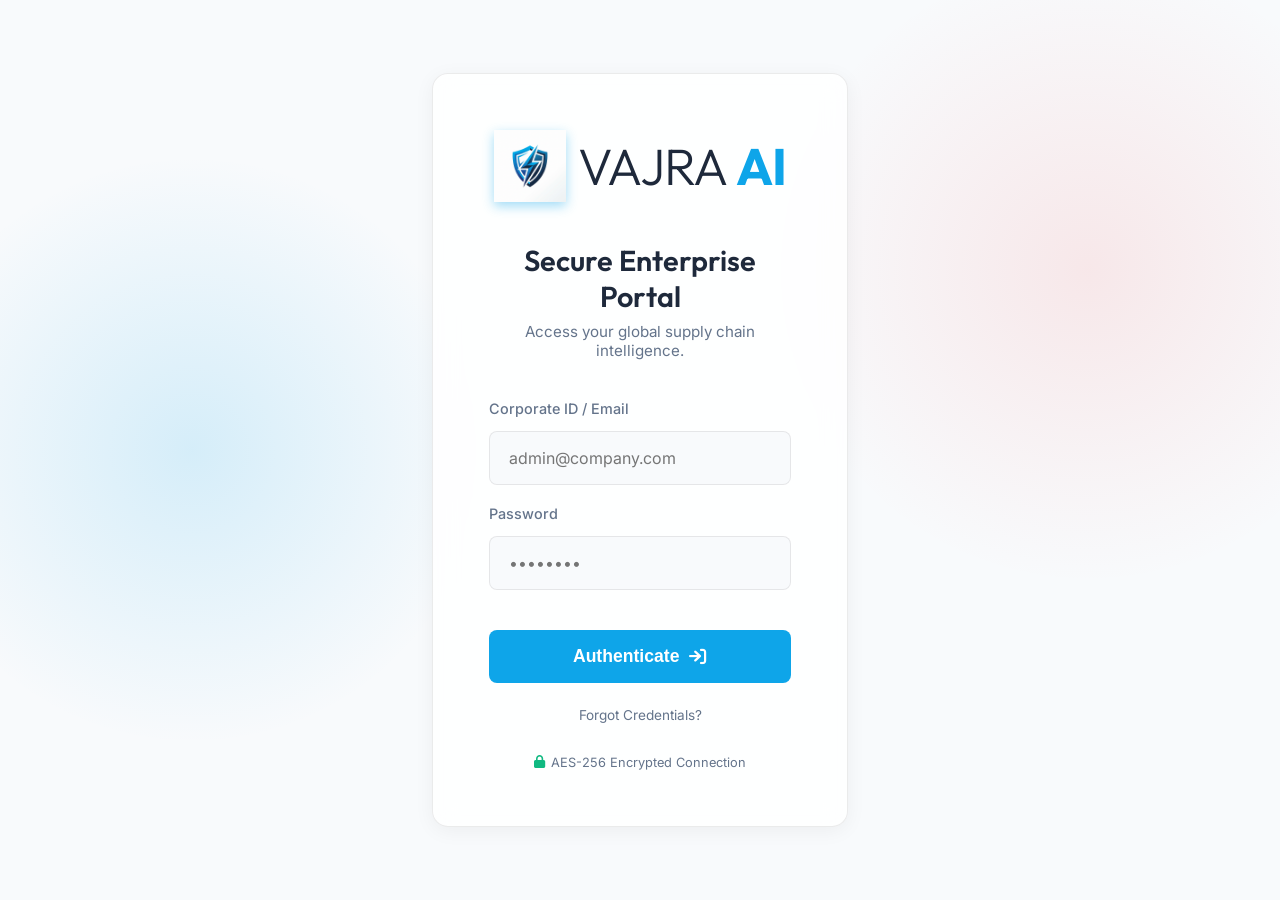
<file: vajrax7/frontend/index.html>
<!DOCTYPE html>
<html lang="en">

<head>
    <meta charset="UTF-8">
    <meta name="viewport" content="width=device-width, initial-scale=1.0">
    <title>VAJRA AI | Corporate Secure Login</title>

    <link rel="preconnect" href="https://fonts.googleapis.com">
    <link rel="preconnect" href="https://fonts.gstatic.com" crossorigin>
    <link
        href="https://fonts.googleapis.com/css2?family=Outfit:wght@300;400;600;700&family=Inter:wght@400;500;600&display=swap"
        rel="stylesheet">
    <link rel="stylesheet" href="https://cdnjs.cloudflare.com/ajax/libs/font-awesome/6.4.0/css/all.min.css">
    
    <link rel="stylesheet" href="index.css">

    <style>
        body.login-body {
            background-color: var(--bg-color-main);
            background-image: 
                radial-gradient(circle at 15% 50%, rgba(14, 165, 233, 0.15), transparent 25%),
                radial-gradient(circle at 85% 30%, rgba(239, 68, 68, 0.1), transparent 25%);
            display: flex;
            align-items: center;
            justify-content: center;
            min-height: 100vh;
            margin: 0;
        }

        .login-wrapper {
            width: 100%;
            max-width: 480px;
            padding: 2rem;
            animation: fadeIn 0.8s ease forwards;
        }

        .login-card {
            padding: 3.5rem;
            text-align: center;
        }

        .login-card .logo {
            justify-content: center;
            font-size: 2.2rem;
            margin-bottom: 2rem;
        }

        .login-card h2 {
            font-size: 1.8rem;
            margin-bottom: 0.5rem;
            font-family: 'Outfit', sans-serif;
            color: var(--text-primary);
        }

        .login-card p {
            color: var(--text-secondary);
            margin-bottom: 2.5rem;
            font-size: 0.95rem;
        }

        .login-form {
            text-align: left;
        }

        .login-form label {
            margin-top: 1.2rem;
            font-size: 0.9rem;
            color: var(--text-secondary);
        }

        .login-form input {
            width: 100%;
            margin-top: 0.5rem;
            padding: 1rem 1.2rem;
            background: #f8fafc;
            border: 1px solid var(--glass-border);
            border-radius: 8px;
            color: var(--text-primary);
            font-size: 1rem;
            transition: var(--transition);
        }

        .login-form input:focus {
            outline: none;
            border-color: var(--accent-color);
            box-shadow: 0 0 0 3px rgba(14, 165, 233, 0.2);
            background: #ffffff;
        }

        .login-btn {
            width: 100%;
            margin-top: 2.5rem;
            justify-content: center;
            font-size: 1.1rem;
            padding: 1rem;
        }

        .forgot-password {
            display: block;
            text-align: center;
            margin-top: 1.5rem;
            color: var(--text-secondary);
            font-size: 0.85rem;
            text-decoration: none;
            transition: var(--transition);
        }

        .forgot-password:hover {
            color: var(--accent-color);
            text-decoration: underline;
        }

        .security-badge {
            margin-top: 2rem;
            font-size: 0.8rem;
            color: var(--text-secondary);
            display: flex;
            align-items: center;
            justify-content: center;
            gap: 0.4rem;
        }

        .security-badge i {
            color: var(--status-preventive);
        }
    </style>
</head>

<body class="dark-theme login-body">

    <div class="login-wrapper">
        <div class="glass-panel login-card">
            <div class="logo" style="display: flex; align-items: center; justify-content: center; margin-bottom: 2.5rem; gap: 0.8rem;">
                <img src="logo.png" alt="VAJRA AI Logo" style="height: 72px; width: auto; object-fit: contain; filter: drop-shadow(0 4px 6px rgba(14, 165, 233, 0.4));">
                <span style="font-size: 3.2rem; font-weight: 300; letter-spacing: -1px; color: var(--text-primary);">VAJRA <strong style="color: var(--accent-color); font-weight: 700;">AI</strong></span>
            </div>
            
            <h2>Secure Enterprise Portal</h2>
            <p>Access your global supply chain intelligence.</p>

            <form class="login-form" onsubmit="event.preventDefault(); window.location.href='suppliers.html';">
                <label>Corporate ID / Email</label>
                <input type="email" placeholder="admin@company.com" required>

                <label>Password</label>
                <input type="password" placeholder="••••••••" required>

                <button type="submit" class="btn-primary login-btn">
                    Authenticate <i class="fa-solid fa-arrow-right-to-bracket"></i>
                </button>
            </form>

            <a href="#" class="forgot-password">Forgot Credentials?</a>
            
            <div class="security-badge">
                <i class="fa-solid fa-lock"></i> AES-256 Encrypted Connection
            </div>
        </div>
    </div>

</body>
</html>
</file>
<file: vajrax7/frontend/index.css>
/* --- CSS Variables & Theming --- */
:root {
    --bg-color-main: #f8fafc; /* Professional light background */
    --bg-color-secondary: #ffffff;
    --accent-color: #0ea5e9; /* Professional bright blue */
    --accent-hover: #0284c7;

    --text-primary: #1e293b; /* Dark slate text */
    --text-secondary: #64748b; /* Medium slate text */

    /* Status Colors */
    --status-critical: #ef4444; /* bright red */
    --status-moderate: #f59e0b; /* bright amber */
    --status-preventive: #10b981; /* bright emerald */
    --status-normal: #3b82f6; /* bright blue */

    --glass-bg: rgba(255, 255, 255, 0.85); /* Light glass */
    --glass-border: rgba(0, 0, 0, 0.08); /* Dark glass border */
    --glass-shadow: 0 4px 20px 0 rgba(0, 0, 0, 0.05);

    --transition: all 0.3s cubic-bezier(0.25, 0.8, 0.25, 1);
}

/* --- Global Reset --- */
* {
    margin: 0;
    padding: 0;
    box-sizing: border-box;
}

body {
    font-family: 'Inter', sans-serif;
    background-color: var(--bg-color-main);
    color: var(--text-primary);
    min-height: 100vh;
    overflow-x: hidden;
    background-image:
        radial-gradient(circle at 15% 50%, rgba(14, 165, 233, 0.1), transparent 25%),
        radial-gradient(circle at 85% 30%, rgba(239, 68, 68, 0.05), transparent 25%);
}

h1,
h2,
h3,
h4 {
    font-family: 'Outfit', sans-serif;
}

/* --- Navbar --- */
.navbar {
    display: flex;
    justify-content: space-between;
    align-items: center;
    padding: 1.2rem 4rem;
    background-color: var(--bg-color-secondary);
    border-bottom: 1px solid var(--glass-border);
    position: sticky;
    top: 0;
    z-index: 100;
}

.logo {
    display: flex;
    align-items: center;
    gap: 0.8rem;
    font-size: 1.5rem;
    font-weight: 300;
    font-family: 'Outfit', sans-serif;
}

.logo i {
    color: var(--accent-color);
}

.nav-links {
    display: flex;
    gap: 2rem;
}

.nav-links a {
    color: var(--text-secondary);
    text-decoration: none;
    font-size: 0.95rem;
    font-weight: 500;
    transition: var(--transition);
}

.nav-links a:hover,
.nav-links a.active {
    color: var(--text-primary);
}

.user-profile img {
    border-radius: 50%;
    width: 36px;
    height: 36px;
    border: 2px solid var(--glass-border);
}

/* --- Main Structure --- */
.dashboard-container {
    max-width: 1400px;
    margin: 0 auto;
    padding: 3rem 2rem;
}

.dashboard-header {
    margin-bottom: 2.5rem;
}

.dashboard-header h1 {
    font-size: 2.5rem;
    font-weight: 400;
    margin-bottom: 0.5rem;
}

.dashboard-header h1 span {
    font-weight: 700;
    background: linear-gradient(90deg, var(--accent-color), #21d5c2);
    -webkit-background-clip: text;
    background-clip: text;
    -webkit-text-fill-color: transparent;
}

.dashboard-header p {
    color: var(--text-secondary);
    font-size: 1.1rem;
}

/* --- Glassmorphism Utils --- */
.glass-panel {
    background: var(--glass-bg);
    backdrop-filter: blur(12px);
    -webkit-backdrop-filter: blur(12px);
    border: 1px solid var(--glass-border);
    border-radius: 16px;
    padding: 2rem;
    box-shadow: var(--glass-shadow);
    transition: var(--transition);
}

.glass-panel:hover {
    border-color: rgba(0, 0, 0, 0.15);
}

.glass-panel h2 {
    font-size: 1.4rem;
    font-weight: 600;
    margin-bottom: 1.5rem;
    display: flex;
    align-items: center;
    gap: 0.5rem;
    color: var(--text-primary);
}

.glass-panel h2 i {
    color: var(--accent-color);
}

/* --- Form --- */
.form-grid {
    display: grid;
    grid-template-columns: 1fr 1fr;
    gap: 2.5rem;
}

.input-group h3 {
    margin-bottom: 1.2rem;
    font-size: 1.1rem;
    color: var(--text-secondary);
    border-bottom: 1px solid var(--glass-border);
    padding-bottom: 0.5rem;
}

label {
    display: block;
    font-size: 0.85rem;
    font-weight: 500;
    margin-bottom: 0.4rem;
    margin-top: 1.2rem;
    color: var(--text-secondary);
}

input {
    width: 100%;
    padding: 0.8rem 1rem;
    background-color: #ffffff;
    border: 1px solid var(--glass-border);
    border-radius: 8px;
    color: var(--text-primary);
    font-size: 1rem;
    font-family: 'Inter', sans-serif;
    transition: var(--transition);
}

input:focus {
    outline: none;
    border-color: var(--accent-color);
    box-shadow: 0 0 0 3px rgba(11, 147, 246, 0.2);
}

.btn-primary {
    background-color: var(--accent-color);
    color: white;
    border: none;
    padding: 1rem 2rem;
    font-size: 1rem;
    font-weight: 600;
    border-radius: 8px;
    cursor: pointer;
    margin-top: 2rem;
    display: inline-flex;
    align-items: center;
    gap: 0.6rem;
    transition: var(--transition);
}

.btn-primary:hover {
    background-color: var(--accent-hover);
    transform: translateY(-2px);
    box-shadow: 0 4px 12px rgba(11, 147, 246, 0.4);
}

/* --- Results --- */
.hidden {
    display: none !important;
}

.results-section {
    margin-top: 4rem;
    animation: fadeIn 0.8s ease forwards;
}

@keyframes fadeIn {
    from {
        opacity: 0;
        transform: translateY(20px);
    }

    to {
        opacity: 1;
        transform: translateY(0);
    }
}

.alert-banner {
    padding: 1.5rem 2rem;
    border-radius: 12px;
    display: flex;
    align-items: center;
    gap: 1.5rem;
    margin-bottom: 2rem;
    border-left: 6px solid var(--glass-border);
    background: #ffffff;
    box-shadow: var(--glass-shadow);
}

.alert-banner i {
    font-size: 2.5rem;
}

.alert-banner h2 {
    font-size: 1.8rem;
    margin-bottom: 0.3rem;
    font-family: 'Outfit', sans-serif;
}

.alert-banner p {
    color: var(--text-secondary);
    font-size: 1rem;
}

/* Thematic Alerts */
.critical {
    border-left-color: var(--status-critical);
    background: linear-gradient(90deg, rgba(255, 77, 79, 0.15) 0%, rgba(255, 77, 79, 0.05) 100%);
}

.critical i,
.critical h2 {
    color: var(--status-critical);
}

.moderate {
    border-left-color: var(--status-moderate);
    background: linear-gradient(90deg, rgba(250, 173, 20, 0.15) 0%, rgba(250, 173, 20, 0.05) 100%);
}

.moderate i,
.moderate h2 {
    color: var(--status-moderate);
}

.preventive {
    border-left-color: var(--status-preventive);
    background: linear-gradient(90deg, rgba(30, 185, 128, 0.15) 0%, rgba(30, 185, 128, 0.05) 100%);
}

.preventive i,
.preventive h2 {
    color: var(--status-preventive);
}

.normal {
    border-left-color: var(--status-normal);
    background: linear-gradient(90deg, rgba(24, 144, 255, 0.15) 0%, rgba(24, 144, 255, 0.05) 100%);
}

.normal i,
.normal h2 {
    color: var(--status-normal);
}

/* Grid Cards */
.results-grid {
    display: grid;
    grid-template-columns: repeat(3, 1fr);
    gap: 2rem;
    margin-bottom: 2rem;
}

.result-card {
    text-align: center;
    padding: 3rem 2rem;
    position: relative;
    overflow: hidden;
}

.result-card::before {
    content: '';
    position: absolute;
    top: 0;
    left: 0;
    width: 100%;
    height: 4px;
    background: var(--glass-border);
}

.result-card h3 {
    color: var(--text-secondary);
    font-size: 1.1rem;
    font-weight: 500;
    margin-bottom: 1.5rem;
}

.stat-value {
    font-size: 3.5rem;
    font-weight: 700;
    font-family: 'Outfit', sans-serif;
    line-height: 1;
    margin-bottom: 0.5rem;
}

.stat-label {
    font-size: 0.9rem;
    color: var(--text-secondary);
    margin-bottom: 1.5rem;
}

.badge {
    display: inline-block;
    padding: 0.4rem 1.2rem;
    border-radius: 20px;
    font-size: 0.85rem;
    font-weight: 600;
    letter-spacing: 0.5px;
    background: var(--text-primary);
    color: white;
}

.stat-group {
    display: flex;
    justify-content: space-around;
    padding-top: 1rem;
}

.stat-group div {
    display: flex;
    flex-direction: column;
    gap: 0.8rem;
}

.small-label {
    font-size: 0.85rem;
    color: var(--text-secondary);
}

.small-val {
    font-size: 2rem;
    font-weight: 600;
    color: var(--text-primary);
}

/* Specific Cards */
.predictive::before {
    background: linear-gradient(90deg, #ff9a9e 0%, #fecfef 99%, #fecfef 100%);
}

.exposure::before {
    background: linear-gradient(120deg, #84fab0 0%, #8fd3f4 100%);
}

.integration::before {
    background: linear-gradient(to right, #fa709a 0%, #fee140 100%);
}

/* Charts Area */
.charts-grid {
    display: grid;
    grid-template-columns: 1fr 1fr;
    gap: 2rem;
    margin-bottom: 2rem;
}

.chart-container h3 {
    margin-bottom: 1.5rem;
    font-size: 1.1rem;
    color: var(--text-primary);
    text-align: center;
}

.chart-wrapper {
    position: relative;
    height: 320px;
    width: 100%;
}

/* Prescriptive Area */
.recommendations-panel {
    margin-top: 2rem;
}

.req-inventory {
    background: #f1f5f9;
    padding: 1rem 1.5rem;
    border-radius: 8px;
    border-left: 4px solid var(--accent-color);
    margin-bottom: 2rem;
    font-size: 1.1rem;
}

.req-inventory strong {
    color: var(--text-primary);
    font-size: 1.3rem;
}

.additional-needed {
    color: var(--status-critical);
    margin-left: 1rem;
    font-weight: 600;
}

.recs-list {
    list-style: none;
}

.recs-list li {
    padding: 1.2rem;
    border-bottom: 1px solid var(--glass-border);
    display: flex;
    align-items: center;
    gap: 1rem;
    font-size: 1.05rem;
}

.recs-list li::before {
    content: '\f054';
    /* FontAwesome chevron-right */
    font-family: 'Font Awesome 6 Free';
    font-weight: 900;
    color: var(--accent-color);
    font-size: 0.9rem;
}

.recs-list li:last-child {
    border-bottom: none;
}
</file>
